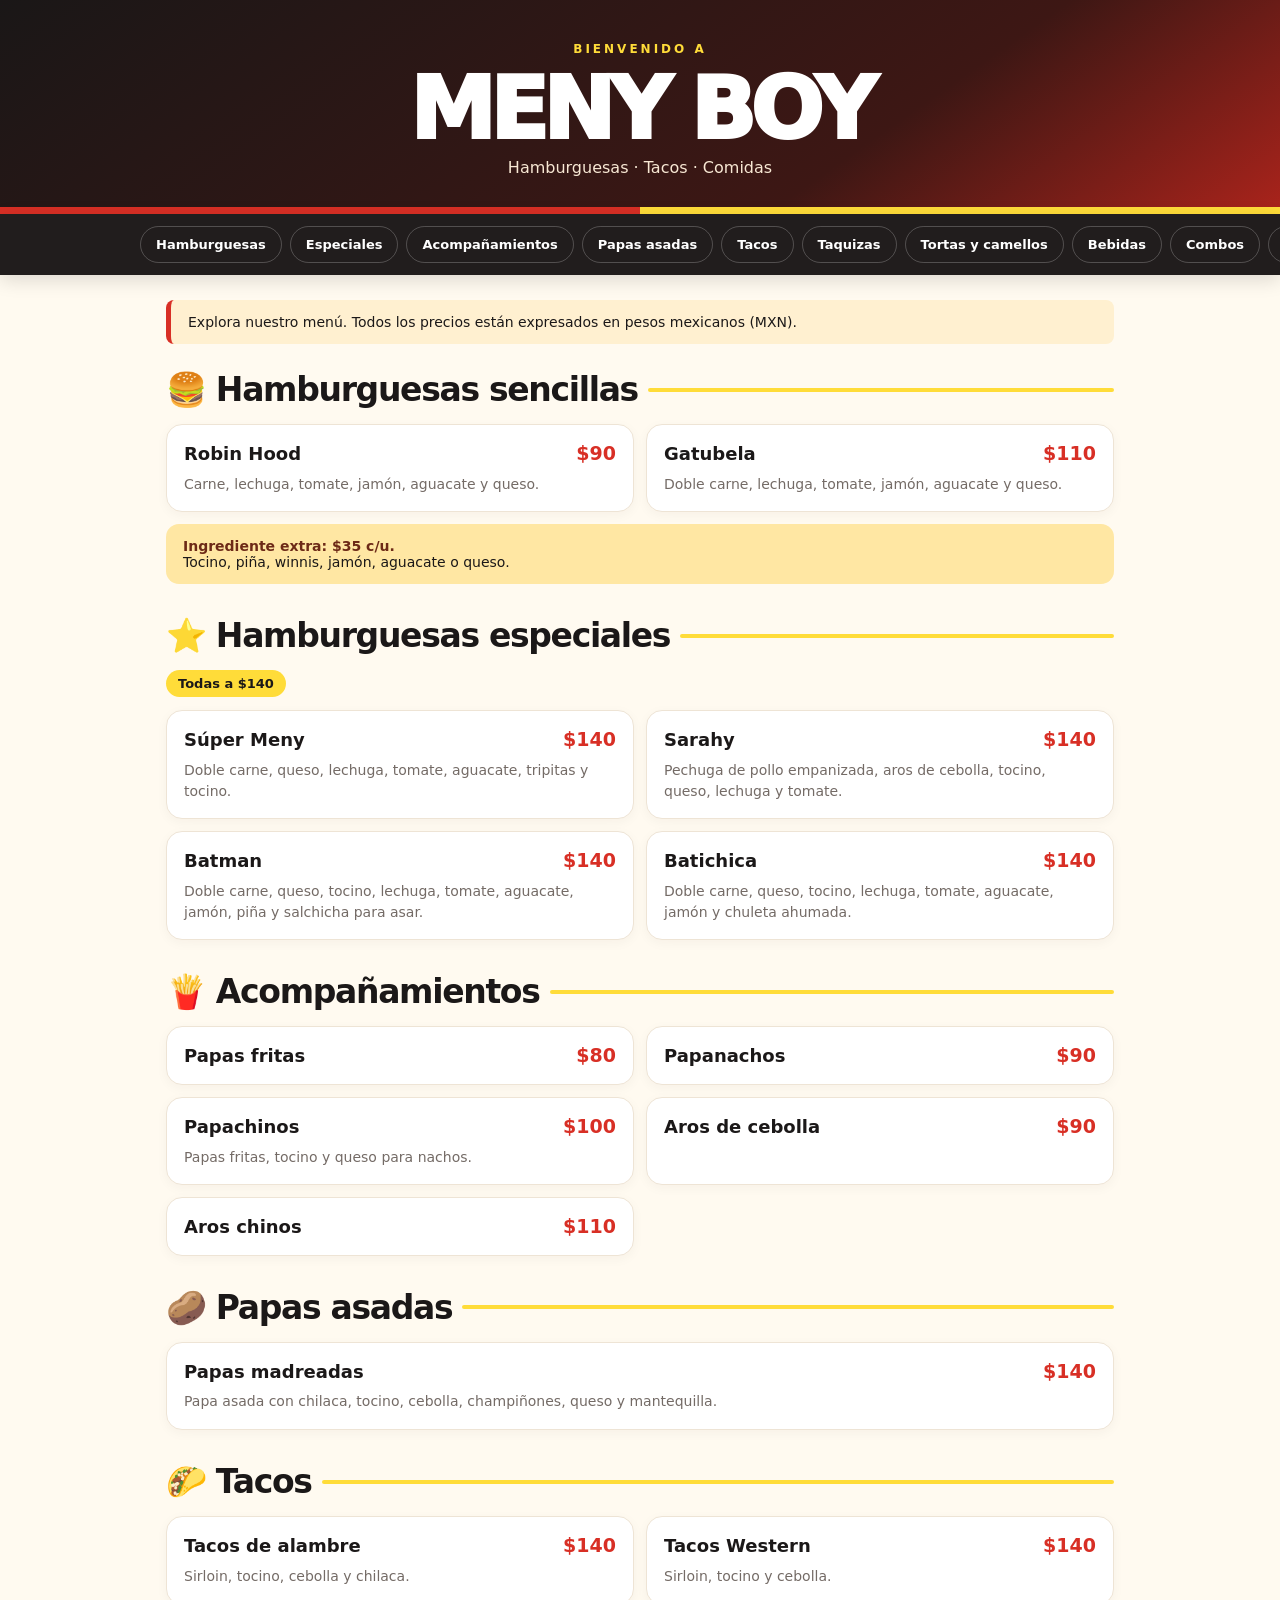
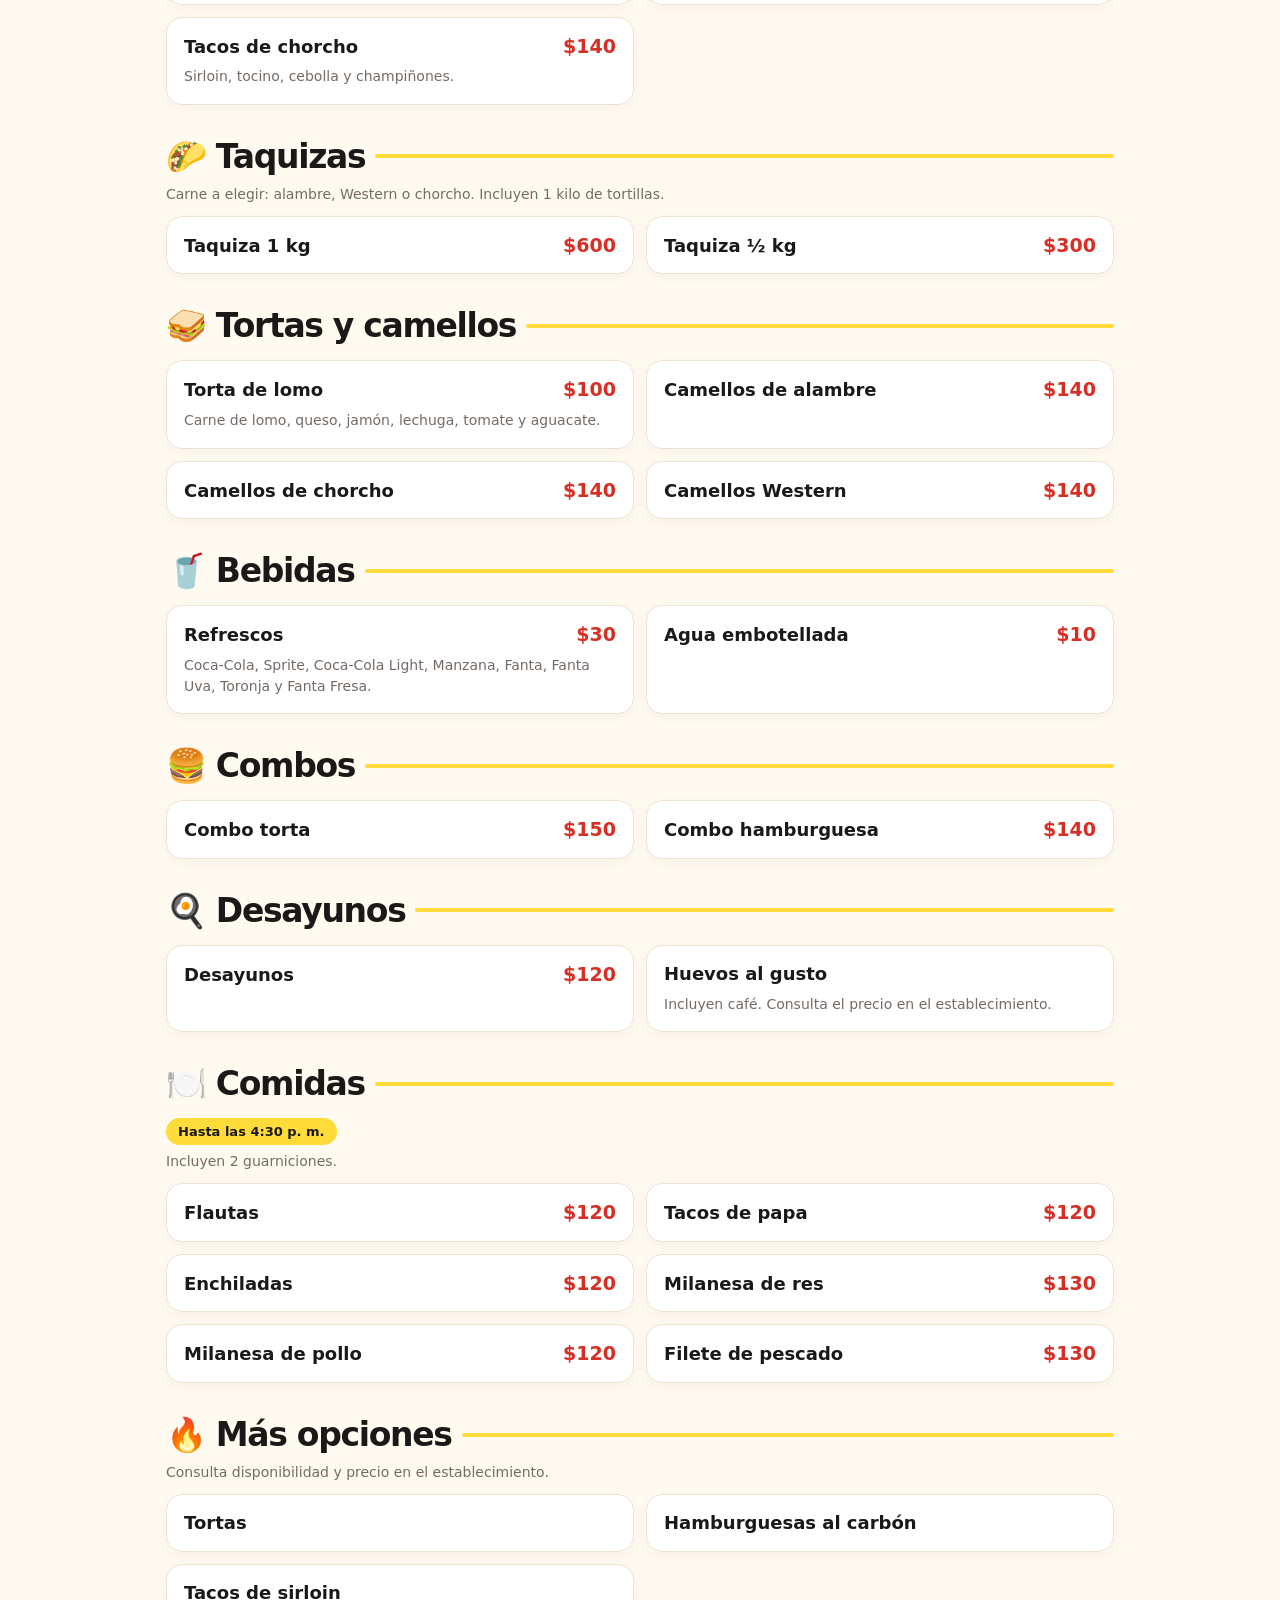
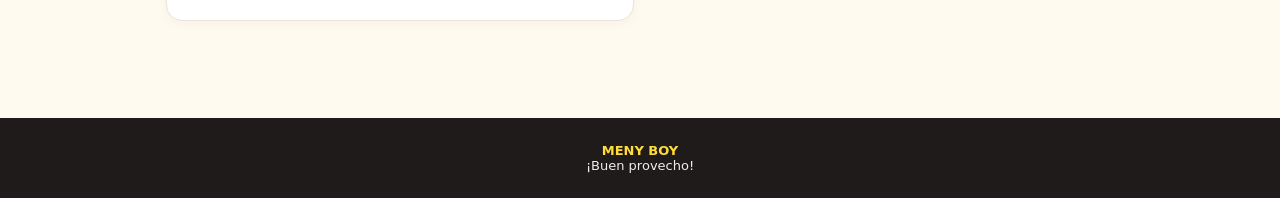
<file: index.html>
<!doctype html>
<html lang="es">
<head>
<meta charset="utf-8"><meta name="viewport" content="width=device-width,initial-scale=1"><meta name="theme-color" content="#171313">
<title>Meny Boy | Menú digital</title>
<style>
:root{--red:#d82f25;--yellow:#ffdc39;--ink:#1b1818;--muted:#746b66;--cream:#fffaf0}*{box-sizing:border-box}html{scroll-behavior:smooth;scroll-padding-top:112px}body{margin:0;background:var(--cream);color:var(--ink);font-family:system-ui,-apple-system,Segoe UI,Roboto,sans-serif}header{background:linear-gradient(145deg,#1a1717,#3d1714 68%,#a8231b);color:white;padding:42px 18px 30px;text-align:center}header .eyebrow{font-size:12px;letter-spacing:.25em;color:var(--yellow);font-weight:800}h1{font-size:clamp(48px,11vw,86px);line-height:1;margin:10px 0 6px;font-weight:1000;letter-spacing:-.065em}header p{color:#f8e8d4;margin:0}.bar{height:7px;background:linear-gradient(90deg,var(--red) 0 50%,var(--yellow) 50%)}nav{position:sticky;top:0;z-index:10;background:#211d1d;box-shadow:0 5px 18px #0002;overflow:auto;display:flex;gap:8px;padding:12px max(14px,calc((100vw - 1000px)/2));scrollbar-width:none}nav a{white-space:nowrap;color:#fff;text-decoration:none;font-weight:750;font-size:13px;padding:10px 15px;border:1px solid #ffffff38;border-radius:50px}nav a:focus,nav a:hover{background:var(--yellow);color:var(--ink)}main{max-width:980px;margin:auto;padding:25px 16px 65px}.intro{background:#fff0d0;border-left:5px solid var(--red);padding:14px 17px;border-radius:8px;margin:0 0 26px;font-size:14px}section{margin:0 0 32px;scroll-margin-top:92px}h2{font-size:clamp(24px,5vw,33px);margin:0 0 15px;letter-spacing:-.04em;display:flex;align-items:center;gap:10px}h2:after{content:"";height:4px;background:var(--yellow);flex:1;border-radius:3px}.grid{display:grid;grid-template-columns:repeat(2,minmax(0,1fr));gap:12px}.item{background:white;border:1px solid #eee4d5;border-radius:16px;padding:17px;box-shadow:0 3px 12px #36220c0a}.itemtop{display:flex;align-items:baseline;justify-content:space-between;gap:12px}.item h3{font-size:18px;line-height:1.2;margin:0}.price{font-size:19px;font-weight:900;color:var(--red);white-space:nowrap}.item p{color:var(--muted);line-height:1.48;font-size:14px;margin:9px 0 0}.note{background:#ffe7a3;padding:14px 17px;border-radius:13px;margin-top:12px;font-size:14px}.note strong{color:#6d2a17}.badge{display:inline-block;background:var(--yellow);padding:6px 12px;border-radius:30px;font-size:13px;font-weight:850;margin:0 0 13px}.wide{grid-column:1/-1}.subtle{color:var(--muted);font-size:14px;margin:-5px 0 14px}footer{text-align:center;background:#201b1b;color:#eee;padding:25px;font-size:13px}footer strong{color:var(--yellow)}@media(max-width:620px){.grid{grid-template-columns:1fr}.item{padding:16px}h1{font-size:58px}header{padding-top:35px}}
</style>
</head><body>
<header><div class="eyebrow">BIENVENIDO A</div><h1>MENY BOY</h1><p>Hamburguesas · Tacos · Comidas</p></header><div class="bar"></div>
<nav aria-label="Categorías del menú"><a href="#sencillas">Hamburguesas</a><a href="#especiales">Especiales</a><a href="#acompanamientos">Acompañamientos</a><a href="#asadas">Papas asadas</a><a href="#tacos">Tacos</a><a href="#taquizas">Taquizas</a><a href="#tortas">Tortas y camellos</a><a href="#bebidas">Bebidas</a><a href="#combos">Combos</a><a href="#desayunos">Desayunos</a><a href="#comidas">Comidas</a><a href="#otros">Más opciones</a></nav>
<main><p class="intro">Explora nuestro menú. Todos los precios están expresados en pesos mexicanos (MXN).</p>
<section id="sencillas"><h2>🍔 Hamburguesas sencillas</h2><div class="grid"><article class="item"><div class="itemtop"><h3>Robin Hood</h3><span class="price">$90</span></div><p>Carne, lechuga, tomate, jamón, aguacate y queso.</p></article><article class="item"><div class="itemtop"><h3>Gatubela</h3><span class="price">$110</span></div><p>Doble carne, lechuga, tomate, jamón, aguacate y queso.</p></article></div><div class="note"><strong>Ingrediente extra: $35 c/u.</strong><br>Tocino, piña, winnis, jamón, aguacate o queso.</div></section>
<section id="especiales"><h2>⭐ Hamburguesas especiales</h2><div class="badge">Todas a $140</div><div class="grid"><article class="item"><div class="itemtop"><h3>Súper Meny</h3><span class="price">$140</span></div><p>Doble carne, queso, lechuga, tomate, aguacate, tripitas y tocino.</p></article><article class="item"><div class="itemtop"><h3>Sarahy</h3><span class="price">$140</span></div><p>Pechuga de pollo empanizada, aros de cebolla, tocino, queso, lechuga y tomate.</p></article><article class="item"><div class="itemtop"><h3>Batman</h3><span class="price">$140</span></div><p>Doble carne, queso, tocino, lechuga, tomate, aguacate, jamón, piña y salchicha para asar.</p></article><article class="item"><div class="itemtop"><h3>Batichica</h3><span class="price">$140</span></div><p>Doble carne, queso, tocino, lechuga, tomate, aguacate, jamón y chuleta ahumada.</p></article></div></section>
<section id="acompanamientos"><h2>🍟 Acompañamientos</h2><div class="grid"><article class="item"><div class="itemtop"><h3>Papas fritas</h3><span class="price">$80</span></div></article><article class="item"><div class="itemtop"><h3>Papanachos</h3><span class="price">$90</span></div></article><article class="item"><div class="itemtop"><h3>Papachinos</h3><span class="price">$100</span></div><p>Papas fritas, tocino y queso para nachos.</p></article><article class="item"><div class="itemtop"><h3>Aros de cebolla</h3><span class="price">$90</span></div></article><article class="item"><div class="itemtop"><h3>Aros chinos</h3><span class="price">$110</span></div></article></div></section>
<section id="asadas"><h2>🥔 Papas asadas</h2><div class="grid"><article class="item wide"><div class="itemtop"><h3>Papas madreadas</h3><span class="price">$140</span></div><p>Papa asada con chilaca, tocino, cebolla, champiñones, queso y mantequilla.</p></article></div></section>
<section id="tacos"><h2>🌮 Tacos</h2><div class="grid"><article class="item"><div class="itemtop"><h3>Tacos de alambre</h3><span class="price">$140</span></div><p>Sirloin, tocino, cebolla y chilaca.</p></article><article class="item"><div class="itemtop"><h3>Tacos Western</h3><span class="price">$140</span></div><p>Sirloin, tocino y cebolla.</p></article><article class="item"><div class="itemtop"><h3>Tacos de chorcho</h3><span class="price">$140</span></div><p>Sirloin, tocino, cebolla y champiñones.</p></article></div></section>
<section id="taquizas"><h2>🌮 Taquizas</h2><p class="subtle">Carne a elegir: alambre, Western o chorcho. Incluyen 1 kilo de tortillas.</p><div class="grid"><article class="item"><div class="itemtop"><h3>Taquiza 1 kg</h3><span class="price">$600</span></div></article><article class="item"><div class="itemtop"><h3>Taquiza ½ kg</h3><span class="price">$300</span></div></article></div></section>
<section id="tortas"><h2>🥪 Tortas y camellos</h2><div class="grid"><article class="item"><div class="itemtop"><h3>Torta de lomo</h3><span class="price">$100</span></div><p>Carne de lomo, queso, jamón, lechuga, tomate y aguacate.</p></article><article class="item"><div class="itemtop"><h3>Camellos de alambre</h3><span class="price">$140</span></div></article><article class="item"><div class="itemtop"><h3>Camellos de chorcho</h3><span class="price">$140</span></div></article><article class="item"><div class="itemtop"><h3>Camellos Western</h3><span class="price">$140</span></div></article></div></section>
<section id="bebidas"><h2>🥤 Bebidas</h2><div class="grid"><article class="item"><div class="itemtop"><h3>Refrescos</h3><span class="price">$30</span></div><p>Coca-Cola, Sprite, Coca-Cola Light, Manzana, Fanta, Fanta Uva, Toronja y Fanta Fresa.</p></article><article class="item"><div class="itemtop"><h3>Agua embotellada</h3><span class="price">$10</span></div></article></div></section>
<section id="combos"><h2>🍔 Combos</h2><div class="grid"><article class="item"><div class="itemtop"><h3>Combo torta</h3><span class="price">$150</span></div></article><article class="item"><div class="itemtop"><h3>Combo hamburguesa</h3><span class="price">$140</span></div></article></div></section>
<section id="desayunos"><h2>🍳 Desayunos</h2><div class="grid"><article class="item"><div class="itemtop"><h3>Desayunos</h3><span class="price">$120</span></div></article><article class="item"><div class="itemtop"><h3>Huevos al gusto</h3></div><p>Incluyen café. Consulta el precio en el establecimiento.</p></article></div></section>
<section id="comidas"><h2>🍽️ Comidas</h2><div class="badge">Hasta las 4:30 p. m.</div><p class="subtle">Incluyen 2 guarniciones.</p><div class="grid"><article class="item"><div class="itemtop"><h3>Flautas</h3><span class="price">$120</span></div></article><article class="item"><div class="itemtop"><h3>Tacos de papa</h3><span class="price">$120</span></div></article><article class="item"><div class="itemtop"><h3>Enchiladas</h3><span class="price">$120</span></div></article><article class="item"><div class="itemtop"><h3>Milanesa de res</h3><span class="price">$130</span></div></article><article class="item"><div class="itemtop"><h3>Milanesa de pollo</h3><span class="price">$120</span></div></article><article class="item"><div class="itemtop"><h3>Filete de pescado</h3><span class="price">$130</span></div></article></div></section>
<section id="otros"><h2>🔥 Más opciones</h2><p class="subtle">Consulta disponibilidad y precio en el establecimiento.</p><div class="grid"><article class="item"><h3>Tortas</h3></article><article class="item"><h3>Hamburguesas al carbón</h3></article><article class="item"><h3>Tacos de sirloin</h3></article></div></section>
</main><footer><strong>MENY BOY</strong><br>¡Buen provecho!</footer>
</body></html>
</file>
